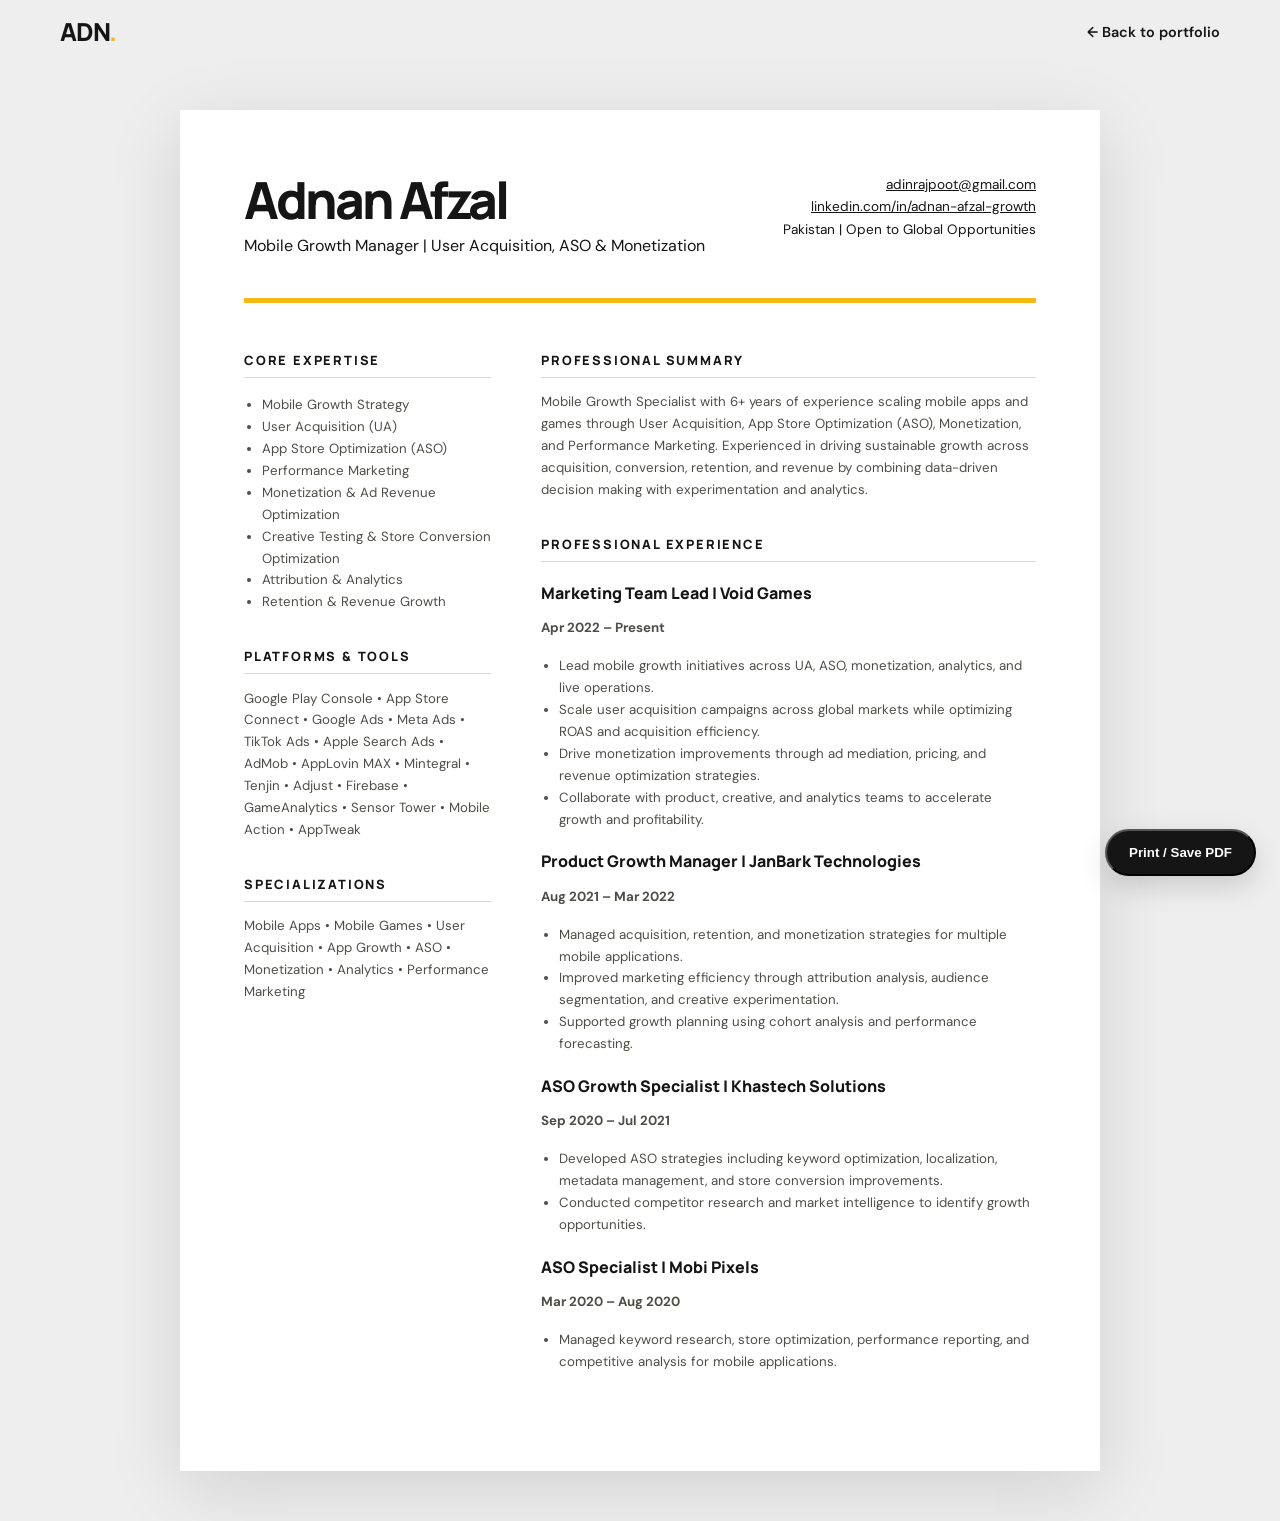
<file: resume.html>
<!doctype html>
<html lang="en">
<head>
  <meta charset="utf-8"><meta name="viewport" content="width=device-width,initial-scale=1">
  <meta name="description" content="ATS-friendly resume of Adnan Afzal, Mobile Growth Manager."><link rel="canonical" href="https://growthbyadnan.site/resume/">
  <title>Resume — Adnan Afzal | Mobile Growth Manager</title>
  <link rel="preconnect" href="https://fonts.googleapis.com"><link rel="preconnect" href="https://fonts.gstatic.com" crossorigin>
  <link href="https://fonts.googleapis.com/css2?family=DM+Sans:wght@400;500;600;700&family=Manrope:wght@600;700;800&display=swap" rel="stylesheet">
  <link rel="stylesheet" href="../assets/styles.css"><script defer src="../assets/script.js"></script>
</head>
<body class="resume-page">
  <header class="site-header scrolled" data-header><div class="shell nav-wrap"><a class="brand" href="../">ADN<span>.</span></a><nav class="site-nav"><a href="../">← Back to portfolio</a></nav></div></header>
  <div class="resume-actions"><button class="button button-dark" type="button" onclick="window.print()">Print / Save PDF</button></div>
  <main class="resume-sheet">
    <section class="resume-top"><div><h1>Adnan Afzal</h1><p>Mobile Growth Manager | User Acquisition, ASO &amp; Monetization</p></div><div class="resume-contact"><a href="mailto:adinrajpoot@gmail.com">adinrajpoot@gmail.com</a><a href="https://www.linkedin.com/in/adnan-afzal-growth/">linkedin.com/in/adnan-afzal-growth</a><span>Pakistan | Open to Global Opportunities</span></div></section>
    <div class="resume-body"><aside>
      <section class="resume-section"><h2>Core Expertise</h2><ul><li>Mobile Growth Strategy</li><li>User Acquisition (UA)</li><li>App Store Optimization (ASO)</li><li>Performance Marketing</li><li>Monetization &amp; Ad Revenue Optimization</li><li>Creative Testing &amp; Store Conversion Optimization</li><li>Attribution &amp; Analytics</li><li>Retention &amp; Revenue Growth</li></ul></section>
      <section class="resume-section"><h2>Platforms &amp; Tools</h2><p>Google Play Console • App Store Connect • Google Ads • Meta Ads • TikTok Ads • Apple Search Ads • AdMob • AppLovin MAX • Mintegral • Tenjin • Adjust • Firebase • GameAnalytics • Sensor Tower • Mobile Action • AppTweak</p></section>
      <section class="resume-section"><h2>Specializations</h2><p>Mobile Apps • Mobile Games • User Acquisition • App Growth • ASO • Monetization • Analytics • Performance Marketing</p></section>
    </aside><div>
      <section class="resume-section"><h2>Professional Summary</h2><p>Mobile Growth Specialist with 6+ years of experience scaling mobile apps and games through User Acquisition, App Store Optimization (ASO), Monetization, and Performance Marketing. Experienced in driving sustainable growth across acquisition, conversion, retention, and revenue by combining data-driven decision making with experimentation and analytics.</p></section>
      <section class="resume-section"><h2>Professional Experience</h2>
        <h3>Marketing Team Lead | Void Games</h3><p><strong>Apr 2022 – Present</strong></p><ul><li>Lead mobile growth initiatives across UA, ASO, monetization, analytics, and live operations.</li><li>Scale user acquisition campaigns across global markets while optimizing ROAS and acquisition efficiency.</li><li>Drive monetization improvements through ad mediation, pricing, and revenue optimization strategies.</li><li>Collaborate with product, creative, and analytics teams to accelerate growth and profitability.</li></ul>
        <h3>Product Growth Manager | JanBark Technologies</h3><p><strong>Aug 2021 – Mar 2022</strong></p><ul><li>Managed acquisition, retention, and monetization strategies for multiple mobile applications.</li><li>Improved marketing efficiency through attribution analysis, audience segmentation, and creative experimentation.</li><li>Supported growth planning using cohort analysis and performance forecasting.</li></ul>
        <h3>ASO Growth Specialist | Khastech Solutions</h3><p><strong>Sep 2020 – Jul 2021</strong></p><ul><li>Developed ASO strategies including keyword optimization, localization, metadata management, and store conversion improvements.</li><li>Conducted competitor research and market intelligence to identify growth opportunities.</li></ul>
        <h3>ASO Specialist | Mobi Pixels</h3><p><strong>Mar 2020 – Aug 2020</strong></p><ul><li>Managed keyword research, store optimization, performance reporting, and competitive analysis for mobile applications.</li></ul>
      </section>
    </div></div>
  </main>
</body></html>
</file>
<file: assets/styles.css>
:root{--ink:#151515;--muted:#6d6a63;--paper:#fffdf8;--cream:#f6f1e7;--yellow:#f7b814;--yellow-soft:#ffe9a7;--line:#dcd6ca;--white:#fff;--radius:24px;--shadow:0 24px 70px rgba(40,31,10,.1)}
*{box-sizing:border-box}html{scroll-behavior:smooth}body{margin:0;background:var(--paper);color:var(--ink);font-family:"DM Sans",sans-serif;line-height:1.65;-webkit-font-smoothing:antialiased}body.menu-open{overflow:hidden}a{color:inherit}img{max-width:100%}.shell{width:min(1160px,calc(100% - 40px));margin:auto}.sr-only{position:absolute;width:1px;height:1px;padding:0;margin:-1px;overflow:hidden;clip:rect(0,0,0,0);white-space:nowrap;border:0}.skip-link{position:fixed;top:-60px;left:20px;z-index:9999;background:var(--ink);color:#fff;padding:12px 18px;border-radius:8px}.skip-link:focus{top:20px}.site-header{position:fixed;inset:0 0 auto;z-index:100;padding:20px 0;transition:.3s}.site-header.scrolled{padding:12px 0;background:rgba(255,253,248,.9);backdrop-filter:blur(16px);border-bottom:1px solid rgba(21,21,21,.08)}.nav-wrap{display:flex;align-items:center;justify-content:space-between}.brand{font:800 1.55rem/1 "Manrope",sans-serif;text-decoration:none;letter-spacing:-.05em}.brand span{color:var(--yellow)}.site-nav{display:flex;align-items:center;gap:28px}.site-nav a{font-size:.9rem;font-weight:600;text-decoration:none;position:relative}.site-nav a:not(.nav-cta)::after{content:"";position:absolute;height:2px;left:0;right:100%;bottom:-7px;background:var(--yellow);transition:.25s}.site-nav a:hover::after{right:0}.nav-cta{background:var(--ink);color:#fff;padding:10px 18px;border-radius:99px}.menu-button{display:none;border:0;background:transparent;padding:8px}.menu-button span{display:block;width:24px;height:2px;background:var(--ink);margin:5px;transition:.25s}
.hero{min-height:100vh;padding:150px 0 48px;background:linear-gradient(105deg,var(--paper) 0 54%,#fff8df 54%);position:relative;overflow:hidden}.hero-grid{display:grid;grid-template-columns:1.08fr .92fr;align-items:center;gap:64px}.eyebrow,.kicker{text-transform:uppercase;letter-spacing:.16em;font-size:.72rem;font-weight:700}.eyebrow{color:#a56e00}.hero h1{font:800 clamp(3.2rem,6vw,6.3rem)/.98 "Manrope",sans-serif;letter-spacing:-.065em;margin:18px 0 26px;max-width:760px}.hero h1 em{font-style:normal;position:relative;z-index:1}.hero h1 em::after{content:"";position:absolute;z-index:-1;left:-2%;right:-2%;height:24%;bottom:5%;background:var(--yellow);transform:rotate(-1deg)}.hero-lede{font-size:clamp(1rem,1.5vw,1.18rem);color:var(--muted);max-width:630px}.hero-actions{display:flex;gap:14px;align-items:center;margin:34px 0 44px}.button{display:inline-flex;align-items:center;justify-content:center;gap:16px;padding:14px 22px;border-radius:99px;text-decoration:none;font-weight:700;transition:transform .25s,box-shadow .25s,background .25s}.button:hover{transform:translateY(-3px)}.button-dark{background:var(--ink);color:#fff;box-shadow:0 10px 28px rgba(0,0,0,.15)}.button-dark:hover{box-shadow:0 16px 36px rgba(0,0,0,.22)}.button-plain{border:1px solid var(--line);background:rgba(255,255,255,.55)}.hero-proof{display:flex;gap:38px}.hero-proof div{display:grid}.hero-proof strong{font:800 1.6rem "Manrope"}.hero-proof span{font-size:.75rem;color:var(--muted)}.hero-visual{position:relative}.portrait-card{height:560px;background:var(--yellow);border-radius:48% 48% 16px 16px;position:relative;display:flex;align-items:center;justify-content:center;box-shadow:var(--shadow)}.portrait-shape{position:absolute;width:68%;height:75%;bottom:0;border-radius:48% 48% 12px 12px;background:linear-gradient(145deg,#292929,#090909);clip-path:polygon(28% 0,72% 0,84% 13%,91% 46%,100% 100%,0 100%,9% 46%,16% 13%)}.monogram{font:800 clamp(6rem,12vw,10rem) "Manrope";color:var(--yellow);z-index:1;letter-spacing:-.12em;transform:translateX(-.08em)}.portrait-card>p{position:absolute;bottom:22px;left:26px;color:#fff;font-size:.78rem;z-index:2}.floating-note{position:absolute;z-index:3;background:#fff;padding:13px 18px;border-radius:14px;box-shadow:0 15px 35px rgba(0,0,0,.14);display:grid;grid-template-columns:auto 1fr;column-gap:9px}.floating-note span{grid-row:1/3;background:var(--yellow-soft);width:34px;height:34px;border-radius:50%;display:grid;place-items:center}.floating-note b{font-size:.8rem}.floating-note small{color:var(--muted);font-size:.67rem}.note-one{left:-30px;top:20%}.note-two{right:-28px;bottom:21%}.hero-orbit{position:absolute;border:1px solid rgba(247,184,20,.24);border-radius:50%}.orbit-one{width:420px;height:420px;right:-200px;top:-190px}.orbit-two{width:240px;height:240px;left:-140px;bottom:10%}.trusted{margin-top:70px;border-top:1px solid var(--line);padding-top:28px;display:flex;align-items:center;gap:34px}.trusted>span{font-size:.7rem;color:var(--muted);text-transform:uppercase;letter-spacing:.12em;white-space:nowrap}.trusted div{display:flex;justify-content:space-between;gap:30px;flex:1;flex-wrap:wrap}.trusted b{font-size:.86rem;color:#5c584e}
.section{padding:120px 0}.kicker{color:#a56e00;margin:0 0 18px}.section h2,.contact h2{font:800 clamp(2.5rem,5vw,4.7rem)/1.05 "Manrope";letter-spacing:-.055em;margin:0}.split-grid{display:grid;grid-template-columns:.85fr 1.15fr;gap:100px}.about{background:var(--ink);color:#fff}.about .kicker{color:var(--yellow)}.about-copy{max-width:650px}.about-copy>p{color:#bbb7af}.about-copy .lead{font-size:1.45rem;color:#fff}.principles{margin-top:45px}.principles article{display:grid;grid-template-columns:42px 1fr;gap:18px;padding:24px 0;border-top:1px solid #3b3b3b}.principles article>span{color:var(--yellow);font-weight:800}.principles h3{margin:0;font:700 1.1rem "Manrope"}.principles p{margin:4px 0 0;color:#98958e}.section-heading{display:flex;justify-content:space-between;align-items:end;gap:40px;margin-bottom:56px}.section-heading>p{max-width:380px;color:var(--muted)}.skills{background:var(--cream)}.skills-grid{display:grid;grid-template-columns:repeat(2,1fr);gap:18px}.skill-card{min-height:290px;background:var(--white);border:1px solid var(--line);border-radius:var(--radius);padding:32px;display:flex;flex-direction:column;transition:.3s}.skill-card:hover{transform:translateY(-6px);box-shadow:var(--shadow)}.skill-card.featured{background:var(--yellow);border-color:var(--yellow)}.skill-card>span{font-size:.72rem;font-weight:700}.skill-card h3{font:800 1.65rem "Manrope";margin:auto 0 10px}.skill-card p{color:var(--muted);margin:0 0 25px;max-width:460px}.skill-card.featured p{color:#55430c}.skill-card small{font-weight:700}.case-list{border-top:1px solid var(--line)}.case{display:grid;grid-template-columns:70px 1fr 320px;gap:35px;padding:46px 26px;border-bottom:1px solid var(--line);transition:.3s}.case:hover{background:#fff9e7}.case-yellow{background:#fff8df}.case-index{font-weight:800;color:#a56e00}.case-label{margin:0 0 8px;text-transform:uppercase;letter-spacing:.1em;font-size:.68rem;font-weight:700;color:var(--muted)}.case h3{font:800 clamp(1.35rem,2vw,1.9rem) "Manrope";margin:0 0 10px}.case p{color:var(--muted);max-width:600px}.case-results{display:grid;grid-template-columns:repeat(2,1fr);gap:12px;align-self:center}.case-results p{margin:0;display:flex;flex-direction:column}.case-results strong{font:800 1.7rem "Manrope";color:var(--ink)}.case-results span{font-size:.72rem}.experience{background:var(--cream)}.text-link{font-weight:700;text-decoration:none;display:inline-block;margin-top:30px;border-bottom:2px solid var(--yellow)}.timeline article{display:grid;grid-template-columns:140px 1fr;gap:30px;padding:0 0 32px;margin-bottom:32px;border-bottom:1px solid var(--line)}.timeline time{font-size:.75rem;color:var(--muted);font-weight:700}.timeline h3{margin:0;font:800 1.18rem "Manrope"}.timeline p{margin:2px 0;color:#9a6a00;font-weight:700}.timeline span{color:var(--muted);font-size:.9rem}.post-grid{display:grid;grid-template-columns:1.35fr 1fr 1fr;gap:18px}.post-card{min-height:330px;padding:30px;border:1px solid var(--line);border-radius:var(--radius);text-decoration:none;display:flex;flex-direction:column;transition:.3s}.post-card:hover{transform:translateY(-6px);box-shadow:var(--shadow)}.post-featured{background:var(--yellow);border-color:var(--yellow)}.post-card span{font-size:.7rem;text-transform:uppercase;letter-spacing:.1em}.post-card h3{font:800 1.4rem/1.25 "Manrope";margin:auto 0 12px}.post-card p{color:var(--muted)}.post-featured p{color:#55430c}.post-card b{font-size:.8rem}.contact{padding:100px 0;background:var(--yellow)}.contact-grid{display:grid;grid-template-columns:1fr .7fr;gap:80px;align-items:center}.contact-grid>div>p:not(.kicker){max-width:620px}.contact .kicker{color:#584300}.contact-actions{display:flex;flex-wrap:wrap;align-items:center;gap:18px}.contact-actions>a:not(.button){font-weight:700}.contact-actions small{width:100%;color:#5f4b10}footer{padding:34px 0;background:var(--ink);color:#fff}.footer-grid{display:grid;grid-template-columns:1fr 1fr 1fr;align-items:center}.footer-grid p{margin:0;color:#8f8b83;font-size:.8rem}.footer-grid p:last-child{text-align:right}
.reveal{opacity:0;transform:translateY(18px);animation:enter .75s cubic-bezier(.2,.7,.2,1) forwards}.reveal:nth-child(2){animation-delay:.08s}.reveal:nth-child(3){animation-delay:.16s}.reveal:nth-child(4){animation-delay:.24s}.reveal:nth-child(5){animation-delay:.32s}@keyframes enter{to{opacity:1;transform:none}}
.page-hero{padding:170px 0 90px;background:var(--cream)}.page-hero h1{font:800 clamp(3rem,7vw,6rem)/1 "Manrope";letter-spacing:-.065em;margin:0;max-width:900px}.page-hero p{max-width:670px;color:var(--muted);font-size:1.12rem}.article-list{padding:80px 0 120px}.article{scroll-margin-top:110px;display:grid;grid-template-columns:230px 1fr;gap:70px;padding:70px 0;border-bottom:1px solid var(--line)}.article-meta{font-size:.75rem;color:var(--muted)}.article-content{max-width:760px}.article-content h2{font:800 clamp(2rem,4vw,3.2rem)/1.08 "Manrope";letter-spacing:-.04em;margin:0 0 24px}.article-content h3{font:800 1.25rem "Manrope";margin-top:32px}.article-content p,.article-content li{color:#56534d}.article-content blockquote{margin:30px 0;padding:24px;border-left:4px solid var(--yellow);background:var(--cream);font-size:1.1rem}.resume-page{background:#eee}.resume-sheet{width:min(920px,calc(100% - 32px));margin:110px auto 50px;background:#fff;padding:64px;box-shadow:0 18px 70px rgba(0,0,0,.12)}.resume-top{display:flex;justify-content:space-between;gap:40px;border-bottom:5px solid var(--yellow);padding-bottom:30px}.resume-top h1{font:800 3.2rem/1 "Manrope";letter-spacing:-.06em;margin:0}.resume-top p{margin:8px 0}.resume-contact{text-align:right;font-size:.85rem}.resume-contact a{display:block}.resume-body{display:grid;grid-template-columns:.75fr 1.5fr;gap:50px;padding-top:38px}.resume-section{margin-bottom:34px}.resume-section h2{font:800 .8rem "Manrope";text-transform:uppercase;letter-spacing:.14em;border-bottom:1px solid var(--line);padding-bottom:8px}.resume-section h3{font:800 1rem "Manrope";margin:20px 0 2px}.resume-section p,.resume-section li{font-size:.83rem;color:#4f4d48}.resume-section ul{padding-left:18px}.resume-actions{position:fixed;right:24px;bottom:24px;z-index:10}
@media(max-width:850px){.site-nav{position:fixed;inset:0;background:var(--paper);flex-direction:column;justify-content:center;font-size:1.3rem;transform:translateX(100%);transition:.35s}.site-nav.open{transform:none}.site-nav a{font-size:1.15rem}.menu-button{display:block;z-index:2}.menu-button.active span:nth-child(1){transform:translateY(7px) rotate(45deg)}.menu-button.active span:nth-child(2){opacity:0}.menu-button.active span:nth-child(3){transform:translateY(-7px) rotate(-45deg)}.hero{padding-top:120px;background:var(--paper)}.hero-grid,.split-grid,.contact-grid{grid-template-columns:1fr;gap:55px}.hero h1{font-size:clamp(2.9rem,13vw,5rem)}.hero-visual{width:min(500px,90%);margin:auto}.portrait-card{height:480px}.trusted{align-items:flex-start;flex-direction:column}.trusted div{width:100%;justify-content:flex-start}.section{padding:85px 0}.section-heading{align-items:flex-start;flex-direction:column}.case{grid-template-columns:45px 1fr}.case-results{grid-column:2}.post-grid{grid-template-columns:1fr 1fr}.post-featured{grid-column:1/-1}.article{grid-template-columns:1fr;gap:20px}.resume-sheet{padding:38px}.resume-body{grid-template-columns:1fr}.resume-top{flex-direction:column}.resume-contact{text-align:left}}
@media(max-width:560px){.shell{width:min(100% - 28px,1160px)}.hero{min-height:auto}.hero-actions{align-items:stretch;flex-direction:column}.hero-proof{gap:18px;justify-content:space-between}.hero-proof strong{font-size:1.3rem}.hero-proof span{font-size:.64rem}.portrait-card{height:370px;border-radius:45% 45% 12px 12px}.floating-note{padding:10px}.note-one{left:-10px}.note-two{right:-10px}.trusted{margin-top:45px}.skills-grid,.post-grid{grid-template-columns:1fr}.post-featured{grid-column:auto}.case{padding:32px 8px;grid-template-columns:32px 1fr;gap:12px}.case-results{grid-template-columns:1fr 1fr;gap:8px}.case-results strong{font-size:1.35rem}.timeline article{grid-template-columns:1fr;gap:8px}.footer-grid{grid-template-columns:1fr;gap:8px}.footer-grid p:last-child{text-align:left}.resume-sheet{margin-top:85px;padding:25px}.resume-top h1{font-size:2.5rem}}
@media(prefers-reduced-motion:reduce){html{scroll-behavior:auto}*,*::before,*::after{animation-duration:.01ms!important;animation-iteration-count:1!important;transition-duration:.01ms!important}}
@media print{.site-header,.resume-actions{display:none}.resume-page{background:#fff}.resume-sheet{margin:0;width:100%;box-shadow:none;padding:30px}.resume-body{gap:35px}@page{margin:.4in}}
@media(max-width:850px){.resume-page .site-nav{position:static;display:flex;transform:none;background:transparent}.resume-page .site-nav a{font-size:.9rem}}

/* Consultation, mailbox, FAQ, and easy-update blog */
.consultation{background:var(--cream)}.consultation-grid{display:grid;grid-template-columns:repeat(2,1fr);gap:18px}.consultation-card{min-height:310px;background:#fff;border:1px solid var(--line);border-radius:var(--radius);padding:30px;transition:.3s}.consultation-card:hover{transform:translateY(-5px);box-shadow:var(--shadow)}.consultation-number{width:42px;height:42px;border-radius:50%;background:var(--yellow);display:grid;place-items:center;font-weight:800}.consultation-card>p:first-of-type{text-transform:uppercase;letter-spacing:.12em;font-size:.68rem;color:#9a6a00;margin:28px 0 4px}.consultation-card h3{font:800 1.55rem "Manrope";margin:0 0 10px}.consultation-card>p:last-of-type{color:var(--muted)}.consultation-card>div:last-child{display:flex;flex-wrap:wrap;gap:7px;margin-top:22px}.consultation-card span,.availability span{font-size:.7rem;font-weight:700;padding:7px 10px;background:var(--cream);border-radius:99px}.booking-panel{margin-top:22px;background:var(--yellow);padding:44px;border-radius:var(--radius);display:grid;grid-template-columns:1fr auto;gap:50px;align-items:center}.booking-panel h3{font:800 clamp(1.8rem,3vw,2.6rem) "Manrope";margin:0}.booking-panel p:not(.kicker){margin:7px 0 20px;color:#584300}.availability{display:flex;flex-wrap:wrap;gap:8px}.availability span{background:rgba(255,255,255,.6)}.booking-actions{display:flex;flex-direction:column;align-items:flex-start;gap:12px}.booking-actions .text-link{margin:0}.booking-actions small{max-width:270px;color:#604c12}.link-disabled{opacity:.55;cursor:not-allowed}.consultation-contact{background:var(--paper)}.mailbox-grid{display:grid;grid-template-columns:1.35fr .65fr;gap:24px}.consultation-form,.direct-card{border:1px solid var(--line);border-radius:var(--radius);padding:34px;background:#fff}.consultation-form{display:flex;flex-direction:column;gap:18px}.form-row{display:grid;grid-template-columns:1fr 1fr;gap:16px}.consultation-form label{font-size:.74rem;text-transform:uppercase;letter-spacing:.08em;font-weight:700}.consultation-form input,.consultation-form select,.consultation-form textarea{display:block;width:100%;margin-top:7px;border:1px solid var(--line);background:var(--paper);border-radius:12px;padding:14px 15px;font:inherit;color:var(--ink);outline:none}.consultation-form textarea{resize:vertical}.consultation-form input:focus,.consultation-form select:focus,.consultation-form textarea:focus{border-color:#a87900;box-shadow:0 0 0 3px var(--yellow-soft)}.consultation-form .button{border:0;align-self:flex-start;cursor:pointer}.form-help{font-size:.75rem;color:var(--muted);margin:0}.direct-card{background:var(--ink);color:#fff;display:flex;flex-direction:column;align-items:flex-start}.direct-card .kicker{color:var(--yellow)}.direct-card h3{font:800 2rem/1.15 "Manrope";margin:10px 0 20px}.direct-email{color:var(--yellow);font-weight:700;word-break:break-word;margin-bottom:25px}.direct-card .button{background:#fff;color:var(--ink)}.direct-card>p:last-child{color:#aaa69e;font-size:.8rem;margin-top:auto}.faq-section{background:var(--ink);color:#fff}.faq-section .kicker{color:var(--yellow)}.faq-intro{color:#97938b;max-width:420px}.faq-list details{border-top:1px solid #3a3a3a;padding:22px 0}.faq-list details:last-child{border-bottom:1px solid #3a3a3a}.faq-list summary{cursor:pointer;list-style:none;font:700 1rem "Manrope";display:flex;justify-content:space-between;gap:20px}.faq-list summary::-webkit-details-marker{display:none}.faq-list summary span{color:var(--yellow);font-size:1.4rem;transition:.25s}.faq-list details[open] summary span{transform:rotate(45deg)}.faq-list details p{color:#9d9991;max-width:650px;margin:14px 35px 0 0}.blog-index{padding:70px 0 10px;display:grid;grid-template-columns:repeat(3,1fr);gap:18px}.blog-index-card{border:1px solid var(--line);border-radius:var(--radius);padding:26px;min-height:290px;text-decoration:none;display:flex;flex-direction:column;transition:.3s}.blog-index-card:first-child{background:var(--yellow);border-color:var(--yellow)}.blog-index-card:hover{transform:translateY(-5px);box-shadow:var(--shadow)}.blog-index-card span{font-size:.68rem;text-transform:uppercase;letter-spacing:.1em}.blog-index-card h2{font:800 1.35rem/1.25 "Manrope";margin:auto 0 10px}.blog-index-card p{font-size:.88rem;color:var(--muted)}.blog-index-card b{font-size:.78rem}.article-meta time{display:inline-block;margin-top:8px}.article-content .text-link{margin-top:25px}
@media(max-width:850px){.consultation-grid,.mailbox-grid{grid-template-columns:1fr}.booking-panel{grid-template-columns:1fr}.blog-index{grid-template-columns:1fr 1fr}.direct-card>p:last-child{margin-top:40px}}
@media(max-width:560px){.consultation-grid,.blog-index,.form-row{grid-template-columns:1fr}.booking-panel,.consultation-form,.direct-card{padding:25px}.booking-actions .button{width:100%}}

/* Slow, seamless platforms and tools loop */
.tools-loop{margin-top:70px;border-top:1px solid var(--line);padding-top:26px;display:grid;grid-template-columns:auto minmax(0,1fr);align-items:center;gap:38px}.tools-loop-label{font-size:.7rem;color:var(--muted);text-transform:uppercase;letter-spacing:.14em;white-space:nowrap}.tools-loop-window{min-width:0;overflow:hidden;-webkit-mask-image:linear-gradient(90deg,transparent,#000 5%,#000 95%,transparent);mask-image:linear-gradient(90deg,transparent,#000 5%,#000 95%,transparent)}.tools-loop-track{display:flex;width:max-content;will-change:transform;animation:toolsMarquee 72s linear infinite}.tools-loop-sequence{display:flex;align-items:center;gap:46px;padding-right:46px}.tools-loop-sequence>span{white-space:nowrap;font-size:.84rem;font-weight:700;color:#514d45}.tools-loop-sequence em{font-style:normal;color:#9a6a00;text-transform:uppercase;letter-spacing:.1em;font-size:.64rem;margin-right:8px}.tools-loop-window:hover .tools-loop-track,.tools-loop-window:focus-within .tools-loop-track{animation-play-state:paused}@keyframes toolsMarquee{from{transform:translateX(0)}to{transform:translateX(-50%)}}
@media(max-width:850px){.tools-loop{grid-template-columns:1fr;gap:16px}.tools-loop-sequence{gap:34px;padding-right:34px}.tools-loop-track{animation-duration:80s}}
@media(max-width:560px){.tools-loop{margin-top:45px}.tools-loop-window{-webkit-mask-image:linear-gradient(90deg,transparent,#000 8%,#000 92%,transparent);mask-image:linear-gradient(90deg,transparent,#000 8%,#000 92%,transparent)}.tools-loop-sequence>span{font-size:.78rem}}
@media(prefers-reduced-motion:reduce){.tools-loop-window{overflow-x:auto;-webkit-mask-image:none;mask-image:none}.tools-loop-track{animation:none}.tools-loop-sequence[aria-hidden="true"]{display:none}}

/* Mobile navigation isolation and native consultation controls */
.consultation-form select{min-height:52px;cursor:pointer;pointer-events:auto;position:relative;z-index:2;-webkit-appearance:menulist;appearance:auto;touch-action:manipulation}.consultation-form label{position:relative}.consultation-form option{color:var(--ink);background:#fff}
@media(max-width:850px){body.menu-open{overflow:hidden;touch-action:none}body.menu-open .site-header{background:var(--paper);backdrop-filter:none;border-color:transparent}.site-header .site-nav{z-index:1000;height:100vh;height:100dvh;overflow-y:auto;overscroll-behavior:contain;padding:96px 24px 40px;justify-content:flex-start;gap:0;background:var(--paper);opacity:0;visibility:hidden;pointer-events:none;transform:translateX(100%)}.site-header .site-nav.open{opacity:1;visibility:visible;pointer-events:auto;transform:translateX(0)}.site-header .site-nav a{display:flex;align-items:center;justify-content:space-between;width:min(100%,420px);padding:16px 4px;border-bottom:1px solid var(--line);font-size:1.05rem}.site-header .site-nav .nav-cta{width:auto;margin-top:24px;padding:13px 24px;border:0}.menu-button{position:relative;z-index:1100}.menu-button span{position:relative;z-index:1}}
@media(max-width:850px){.site-header .site-nav{transition:transform .32s ease,visibility 0s linear .32s,opacity 0s linear .32s}.site-header .site-nav.open{transition:transform .32s ease,visibility 0s,opacity 0s}}
</file>
